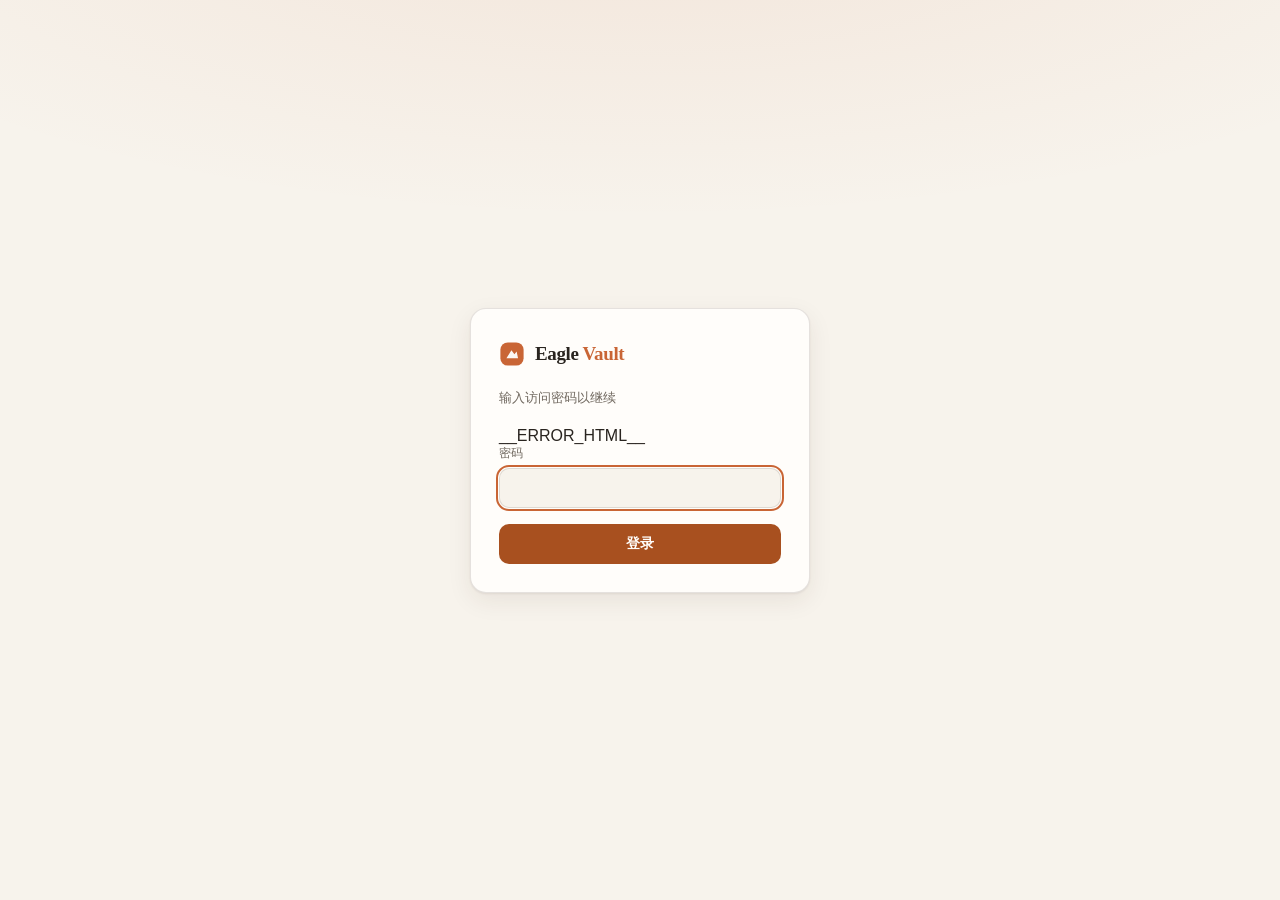
<file: app/web/login.html>
<!DOCTYPE html>
<html lang="zh-CN">
<head>
  <meta charset="UTF-8" />
  <meta name="viewport" content="width=device-width, initial-scale=1" />
  <title>登录 - Eagle Vault Viewer</title>
  <style>
    :root {
      --bg:#f7f3ec;
      --bg2:#fffdfa;
      --border:rgba(53,43,32,.13);
      --text:#29241f;
      --text-muted:#70685f;
      --accent:#c96535;
      --accent-solid:#a8501f;
      --accent-solid-fg:#fffdfa;
      --error:#b3402e;
      --font-ui:"Avenir Next","SF Pro Text","PingFang SC","Microsoft YaHei",sans-serif;
      --font-display:"Iowan Old Style","Songti SC","Noto Serif SC",Georgia,serif;
      color-scheme:light;
    }
    @media (prefers-color-scheme: dark) {
      :root {
        --bg:#1a1816;
        --bg2:#26241f;
        --border:rgba(255,238,220,.1);
        --text:#f1ece5;
        --text-muted:#9a928a;
        --accent:#5a7aff;
        --accent-solid:#3f5bd9;
        --accent-solid-fg:#fff;
        --error:#f3a49a;
        color-scheme:dark;
      }
    }
    * { box-sizing:border-box; }
    body {
      margin:0;
      min-height:100vh;
      display:flex;
      align-items:center;
      justify-content:center;
      padding:24px;
      font-family:var(--font-ui);
      background:
        radial-gradient(110% 55% at 50% -12%, color-mix(in srgb, var(--accent) 10%, transparent), transparent 66%),
        var(--bg);
      color:var(--text);
      -webkit-font-smoothing:antialiased;
    }
    .box {
      width:100%;
      max-width:340px;
      padding:32px 28px 28px;
      border:1px solid var(--border);
      border-radius:16px;
      background:var(--bg2);
      box-shadow:0 1px 2px rgba(58,42,25,.08), 0 8px 24px rgba(58,42,25,.08);
    }
    .brand {
      display:flex;
      align-items:center;
      gap:10px;
      margin-bottom:22px;
    }
    .brand svg { display:block; }
    .brand .tile { fill:var(--accent); }
    .brand h1 {
      margin:0;
      font-family:var(--font-display);
      font-size:19px;
      font-weight:700;
      letter-spacing:-.02em;
    }
    .brand h1 b { color:var(--accent); font-weight:700; }
    .sub {
      margin:0 0 20px;
      font-size:13px;
      color:var(--text-muted);
    }
    .error {
      margin:0 0 12px;
      font-size:12px;
      color:var(--error);
    }
    label {
      display:block;
      margin-bottom:6px;
      font-size:12px;
      color:var(--text-muted);
    }
    input[type="password"] {
      width:100%;
      height:40px;
      padding:0 12px;
      border:1px solid var(--border);
      border-radius:10px;
      background:var(--bg);
      color:var(--text);
      font:inherit;
      font-size:14px;
      margin-bottom:16px;
    }
    input[type="password"]:focus {
      outline:2px solid var(--accent);
      outline-offset:1px;
    }
    button {
      width:100%;
      height:40px;
      border:none;
      border-radius:10px;
      background:var(--accent-solid);
      color:var(--accent-solid-fg);
      font:inherit;
      font-size:14px;
      font-weight:600;
      cursor:pointer;
    }
    button:hover { opacity:.92; }
    button:focus-visible {
      outline:2px solid var(--accent);
      outline-offset:2px;
    }
  </style>
</head>
<body>
  <div class="box">
    <div class="brand">
      <svg viewBox="0 0 28 28" width="26" height="26" aria-hidden="true">
        <rect class="tile" x="1.5" y="1.5" width="25" height="25" rx="8"/>
        <path d="M8 18.6 13.4 10 16.6 14.4 19 11.4 20.5 18.6Z" fill="#fff" fill-opacity="0.95"/>
      </svg>
      <h1>Eagle <b>Vault</b></h1>
    </div>
    <p class="sub">输入访问密码以继续</p>
    __ERROR_HTML__
    <form method="post" action="/login">
      <label for="password">密码</label>
      <input type="password" id="password" name="password" autocomplete="current-password" autofocus required />
      <button type="submit">登录</button>
    </form>
  </div>
</body>
</html>
</file>
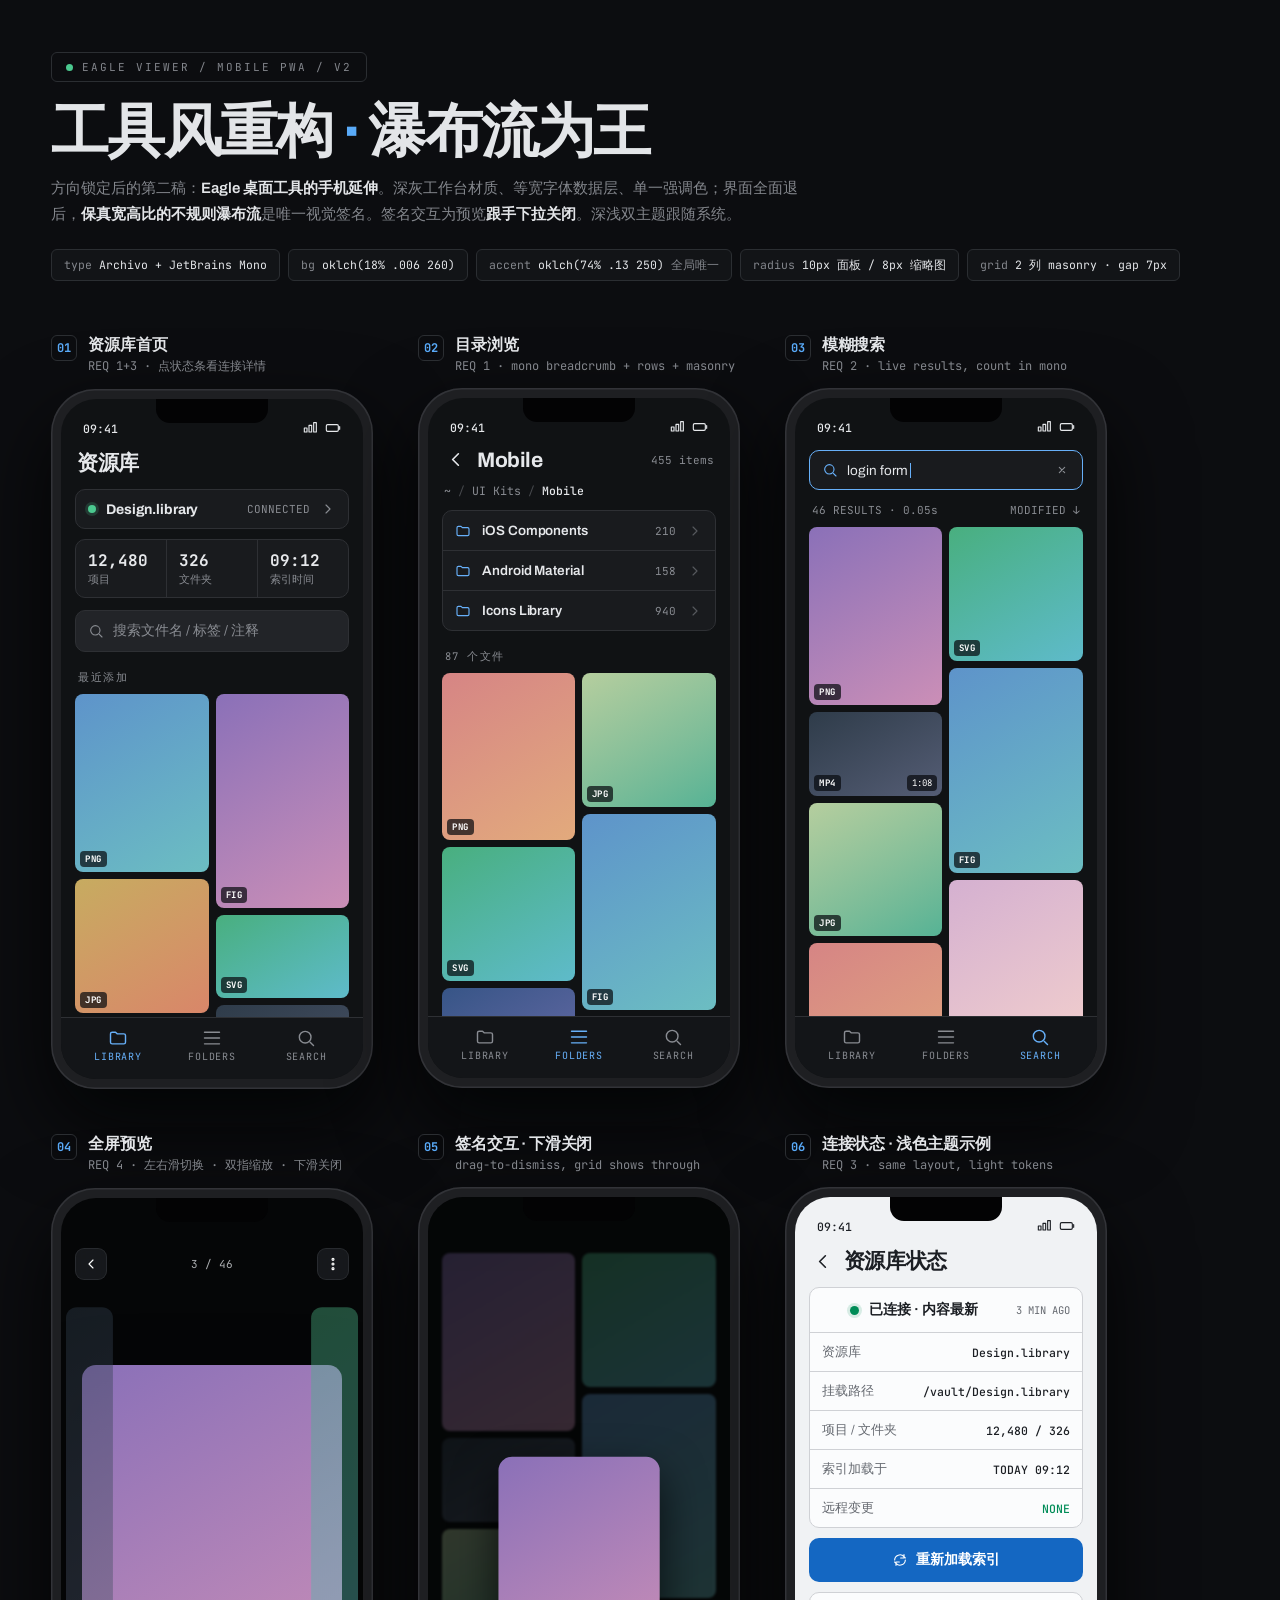
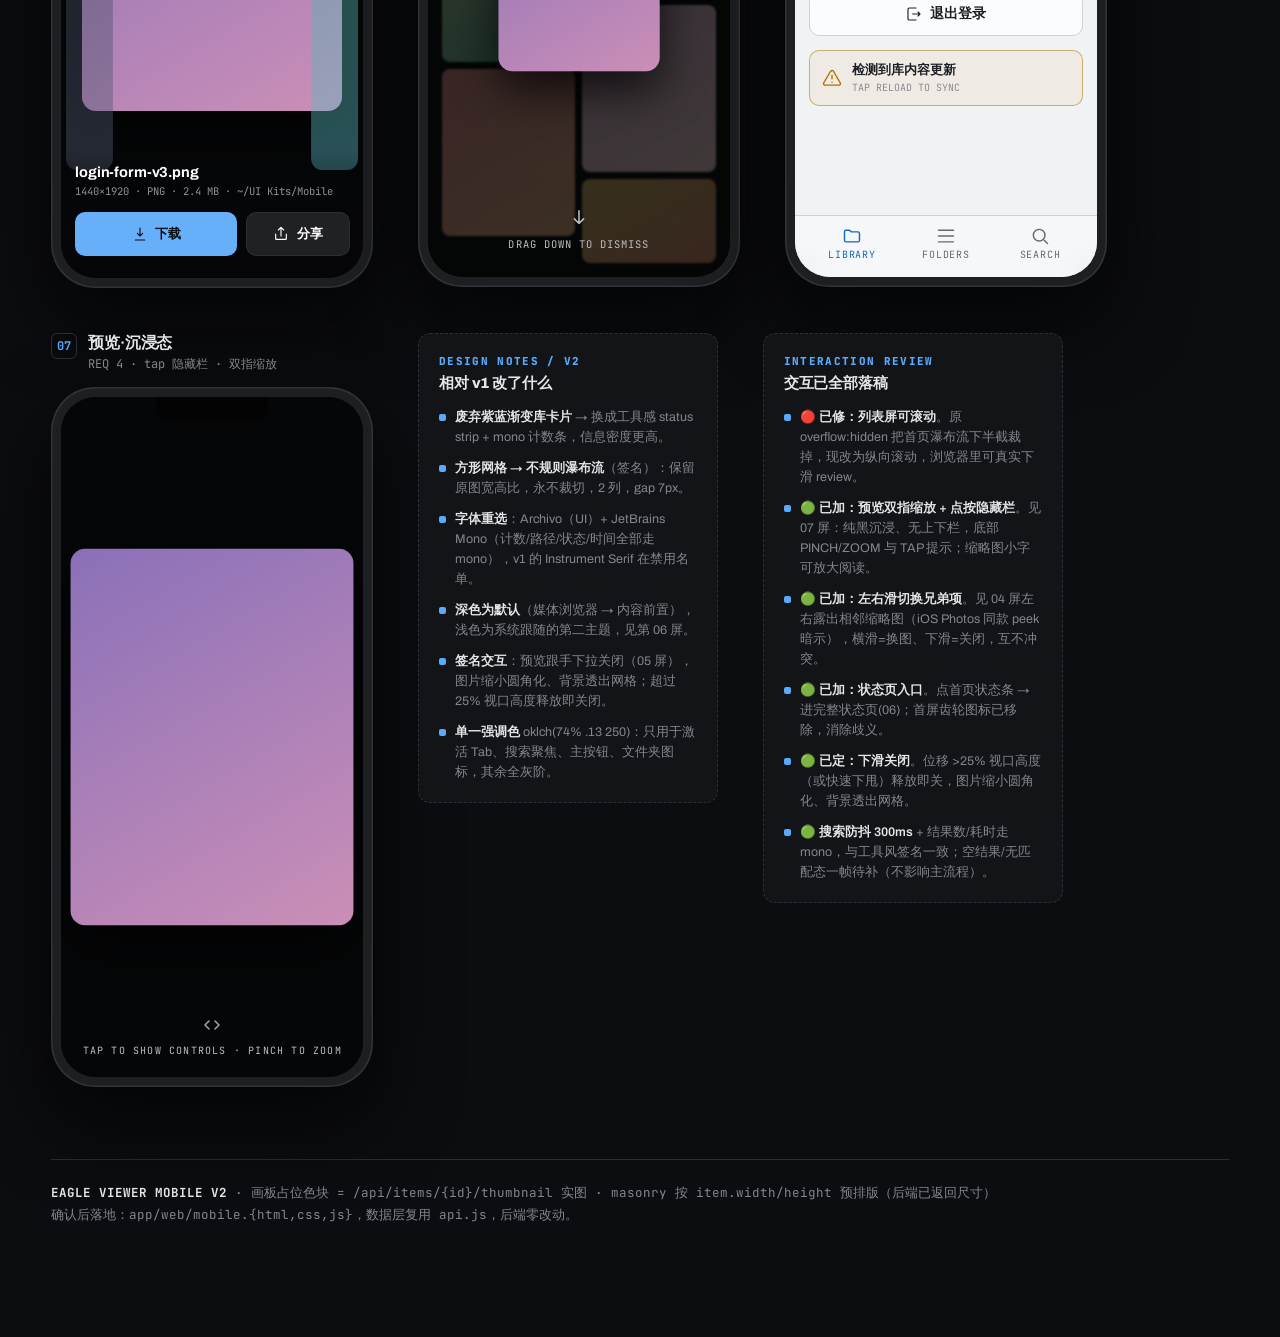
<file: docs/mockups/mobile-pwa-design.html>
<!doctype html>
<html lang="zh-CN">
<head>
<meta charset="utf-8" />
<meta name="viewport" content="width=device-width, initial-scale=1" />
<title>Eagle Viewer · Mobile PWA v2 — 工具风画板</title>
<link rel="preconnect" href="https://fonts.googleapis.com" />
<link rel="preconnect" href="https://fonts.gstatic.com" crossorigin />
<link href="https://fonts.googleapis.com/css2?family=Archivo:wght@400;500;600;700;800&family=JetBrains+Mono:wght@400;500;700&display=swap" rel="stylesheet" />
<style>
  /* ============ artboard (dark workbench, matches subject) ============ */
  :root{
    --board:oklch(16% .006 260);
    --board2:oklch(19% .006 260);
    --b-ink:oklch(92% .005 260);
    --b-mut:oklch(62% .01 260);
    --b-line:oklch(30% .008 260);
    --acc:oklch(72% .14 250);

    /* ---- phone: DARK theme tokens ---- */
    --d-bg:oklch(18% .006 260);        /* canvas */
    --d-bg2:oklch(22% .007 260);       /* raised */
    --d-bg3:oklch(26% .008 260);       /* raised-2 / inputs */
    --d-ink:oklch(93% .004 260);
    --d-mut:oklch(64% .01 260);
    --d-line:oklch(31% .008 260);
    --d-acc:oklch(74% .13 250);        /* single accent: eagle blue */
    --d-good:oklch(75% .14 160);
    --d-warn:oklch(78% .13 75);

    /* ---- phone: LIGHT theme tokens ---- */
    --l-bg:oklch(96% .004 260);
    --l-bg2:oklch(99% .002 260);
    --l-bg3:oklch(92% .006 260);
    --l-ink:oklch(24% .01 260);
    --l-mut:oklch(52% .012 260);
    --l-line:oklch(86% .006 260);
    --l-acc:oklch(52% .16 255);
    --l-good:oklch(56% .14 160);

    --sans:"Archivo",-apple-system,sans-serif;
    --mono:"JetBrains Mono",ui-monospace,monospace;
  }
  *{box-sizing:border-box;margin:0;padding:0;-webkit-font-smoothing:antialiased;}
  body{background:var(--board);color:var(--b-ink);font-family:var(--sans);padding:52px clamp(20px,4vw,72px) 110px;}
  .wrap{max-width:1640px;margin:0 auto;}

  /* header */
  .kick{display:inline-flex;align-items:center;gap:9px;font-family:var(--mono);font-size:11px;letter-spacing:.18em;text-transform:uppercase;color:var(--b-mut);border:1px solid var(--b-line);padding:7px 14px;border-radius:6px;}
  .kick b{width:7px;height:7px;border-radius:50%;background:var(--d-good);}
  h1{font-size:clamp(34px,4.6vw,58px);font-weight:800;letter-spacing:-.03em;line-height:1.05;margin:20px 0 12px;}
  h1 span{color:var(--acc);}
  .sub{max-width:760px;color:var(--b-mut);font-size:15px;line-height:1.75;}
  .sub b{color:var(--b-ink);font-weight:600;}
  .toks{display:flex;flex-wrap:wrap;gap:8px;margin-top:22px;}
  .tok{font-family:var(--mono);font-size:11.5px;color:var(--b-mut);border:1px solid var(--b-line);background:var(--board2);padding:7px 12px;border-radius:6px;}
  .tok em{font-style:normal;color:var(--b-ink);}

  /* board */
  .board{display:flex;flex-wrap:wrap;gap:clamp(28px,3.5vw,56px);align-items:flex-start;margin-top:54px;}
  .frame{width:322px;flex:0 0 auto;}
  .cap{display:flex;gap:11px;margin-bottom:14px;align-items:flex-start;}
  .cap .n{font-family:var(--mono);font-size:12px;font-weight:700;color:var(--acc);border:1px solid var(--b-line);border-radius:6px;width:26px;height:26px;display:grid;place-items:center;flex:0 0 auto;}
  .cap h3{font-size:15.5px;font-weight:700;letter-spacing:-.01em;}
  .cap p{font-size:12px;color:var(--b-mut);margin-top:2px;font-family:var(--mono);}

  /* phone shell */
  .phone{width:322px;height:700px;border-radius:44px;padding:10px;background:oklch(24% .006 260);
    box-shadow:0 34px 80px oklch(8% .01 260 / .8),inset 0 0 0 1.5px oklch(38% .008 260 / .6);}
  .scr{position:relative;width:100%;height:100%;border-radius:35px;overflow:hidden;display:flex;flex-direction:column;
    background:var(--d-bg);color:var(--d-ink);font-size:14px;}
  .scr.light{background:var(--l-bg);color:var(--l-ink);}
  .notch{position:absolute;top:0;left:50%;transform:translateX(-50%);width:112px;height:24px;background:oklch(10% .005 260);border-radius:0 0 14px 14px;z-index:50;}

  .sbar{height:42px;flex:0 0 42px;display:flex;align-items:flex-end;justify-content:space-between;padding:0 22px 5px;font-family:var(--mono);font-size:11.5px;font-weight:500;}
  .sbar .r{display:flex;gap:6px;}
  .ic{width:20px;height:20px;stroke:currentColor;fill:none;stroke-width:1.7;stroke-linecap:round;stroke-linejoin:round;}
  .ic.s{width:16px;height:16px;}
  .ic.l{width:23px;height:23px;}

  .bd{flex:1;overflow-y:auto;overflow-x:hidden;position:relative;-webkit-overflow-scrolling:touch;scrollbar-width:none;}
  .bd::-webkit-scrollbar{width:0;height:0;}
  .pad{position:relative;min-height:100%;padding:2px 14px 14px;overflow:visible;}

  /* ===== dark theme components ===== */
  .top{display:flex;align-items:center;justify-content:space-between;margin:6px 2px 12px;}
  .top h2{font-size:21px;font-weight:700;letter-spacing:-.02em;}
  .lbl{font-family:var(--mono);font-size:10.5px;letter-spacing:.14em;text-transform:uppercase;color:var(--d-mut);margin:18px 3px 9px;}
  .scr.light .lbl{color:var(--l-mut);}

  /* status strip — the "library card" replacement: a tool bar, not a marketing card */
  .strip{display:flex;align-items:center;gap:10px;background:var(--d-bg2);border:1px solid var(--d-line);border-radius:10px;padding:11px 12px;}
  .strip .dot{width:8px;height:8px;border-radius:50%;background:var(--d-good);box-shadow:0 0 0 3px oklch(75% .14 160 / .18);flex:0 0 auto;}
  .strip .nm{font-weight:700;font-size:14px;letter-spacing:-.01em;flex:1;min-width:0;white-space:nowrap;overflow:hidden;text-overflow:ellipsis;}
  .strip .mono{font-family:var(--mono);font-size:11px;color:var(--d-mut);}
  .counts{display:flex;gap:0;margin-top:10px;border:1px solid var(--d-line);border-radius:10px;overflow:hidden;background:var(--d-bg2);}
  .counts div{flex:1;padding:10px 12px;border-right:1px solid var(--d-line);}
  .counts div:last-child{border-right:0;}
  .counts b{font-family:var(--mono);font-size:16px;font-weight:700;display:block;}
  .counts span{font-size:11px;color:var(--d-mut);}

  .srch{display:flex;align-items:center;gap:9px;background:var(--d-bg3);border:1px solid var(--d-line);border-radius:10px;padding:11px 12px;color:var(--d-mut);font-size:13.5px;margin-top:12px;}
  .scr.light .srch{background:var(--l-bg2);border-color:var(--l-line);color:var(--l-mut);}

  /* folder rows */
  .rows{border:1px solid var(--d-line);border-radius:10px;overflow:hidden;background:var(--d-bg2);}
  .fr{display:flex;align-items:center;gap:11px;padding:11.5px 12px;border-bottom:1px solid var(--d-line);}
  .fr:last-child{border-bottom:0;}
  .fr .fi{color:var(--d-acc);flex:0 0 auto;display:grid;place-items:center;}
  .fr b{font-size:13.5px;font-weight:600;flex:1;min-width:0;white-space:nowrap;overflow:hidden;text-overflow:ellipsis;letter-spacing:-.005em;}
  .fr .ct{font-family:var(--mono);font-size:11px;color:var(--d-mut);}
  .fr .ch{color:var(--d-mut);opacity:.55;}

  .crumb{display:flex;align-items:center;gap:7px;font-family:var(--mono);font-size:11.5px;color:var(--d-mut);margin:0 2px 12px;white-space:nowrap;overflow:hidden;}
  .crumb b{color:var(--d-ink);font-weight:500;}
  .crumb i{font-style:normal;opacity:.45;}

  /* ===== SIGNATURE: irregular masonry ===== */
  .mas{display:flex;gap:7px;}
  .mas .col{flex:1;display:flex;flex-direction:column;gap:7px;min-width:0;}
  .th{position:relative;border-radius:8px;overflow:hidden;width:100%;}
  .th .ext{position:absolute;left:5px;bottom:5px;font-family:var(--mono);font-size:9px;font-weight:700;letter-spacing:.06em;color:#fff;background:oklch(15% .01 260/.72);padding:2px 5px;border-radius:4px;backdrop-filter:blur(3px);}
  .th .dur{position:absolute;right:5px;bottom:5px;font-family:var(--mono);font-size:9px;color:#fff;background:oklch(15% .01 260/.72);padding:2px 5px;border-radius:4px;}
  /* placeholder art */
  .a1{background:linear-gradient(150deg,oklch(70% .1 20),oklch(78% .09 60));}
  .a2{background:linear-gradient(150deg,oklch(65% .1 250),oklch(75% .08 200));}
  .a3{background:linear-gradient(150deg,oklch(60% .11 300),oklch(72% .09 340));}
  .a4{background:linear-gradient(150deg,oklch(35% .03 250),oklch(48% .04 270));}
  .a5{background:linear-gradient(150deg,oklch(75% .1 90),oklch(70% .11 40));}
  .a6{background:linear-gradient(150deg,oklch(68% .12 160),oklch(74% .09 210));}
  .a7{background:linear-gradient(150deg,oklch(80% .06 330),oklch(88% .04 20));}
  .a8{background:linear-gradient(150deg,oklch(45% .09 260),oklch(60% .1 290));}
  .a9{background:linear-gradient(150deg,oklch(82% .07 130),oklch(70% .1 170));}

  /* tab bar */
  .tabs{flex:0 0 62px;display:flex;align-items:stretch;justify-content:space-around;padding:6px 10px 12px;border-top:1px solid var(--d-line);background:oklch(20% .006 260/.92);backdrop-filter:blur(14px);}
  .scr.light .tabs{border-top-color:var(--l-line);background:oklch(98% .003 260/.9);}
  .tb{display:flex;flex-direction:column;align-items:center;justify-content:center;gap:3px;color:var(--d-mut);font-family:var(--mono);font-size:10px;letter-spacing:.08em;flex:1;border-radius:9px;}
  .tb.on{color:var(--d-acc);}
  .scr.light .tb{color:var(--l-mut);}
  .scr.light .tb.on{color:var(--l-acc);}

  /* preview */
  .scr.pv{background:oklch(12% .005 260);}
  .pvt{position:absolute;top:42px;left:0;right:0;display:flex;justify-content:space-between;align-items:center;padding:8px 14px;z-index:30;color:#fff;}
  .pvt .cb{width:32px;height:32px;border-radius:9px;display:grid;place-items:center;background:oklch(25% .008 260/.7);backdrop-filter:blur(8px);border:1px solid oklch(40% .008 260/.4);}
  .pvt .ix{font-family:var(--mono);font-size:11px;color:oklch(75% .005 260);}
  .pvimg{position:absolute;inset:0;display:grid;place-items:center;}
  .pvimg .im{width:86%;aspect-ratio:3/4;border-radius:14px;box-shadow:0 20px 60px oklch(5% 0 0/.6);}
  .pvb{position:absolute;left:0;right:0;bottom:0;padding:14px 14px 22px;z-index:30;background:linear-gradient(0deg,oklch(12% .005 260/.94),transparent);}
  .pvb h4{font-size:14.5px;font-weight:700;color:#fff;letter-spacing:-.01em;}
  .pvb .meta{font-family:var(--mono);font-size:10.5px;color:oklch(66% .008 260);margin-top:4px;}
  .pvacts{display:flex;gap:8px;margin-top:14px;}
  .pbt{flex:1;height:44px;border-radius:10px;display:flex;align-items:center;justify-content:center;gap:7px;font-size:13px;font-weight:700;background:oklch(28% .008 260/.8);color:#fff;border:1px solid oklch(40% .008 260/.35);backdrop-filter:blur(8px);}
  .pbt.pri{flex:1.6;background:var(--d-acc);color:oklch(16% .02 250);border:0;}
  /* swipe-dismiss frame */
  .ghostgrid{position:absolute;inset:0;padding:56px 14px 0;opacity:.5;filter:blur(1px);}
  .dragcard{position:absolute;left:50%;top:54%;transform:translate(-50%,-50%) scale(.62);width:86%;aspect-ratio:3/4;border-radius:22px;box-shadow:0 30px 70px oklch(5% 0 0/.7);z-index:20;}
  .draghint{position:absolute;bottom:26px;left:0;right:0;display:flex;flex-direction:column;align-items:center;gap:8px;z-index:30;color:oklch(80% .005 260);}
  .draghint .arrow{width:22px;height:22px;}
  .draghint span{font-family:var(--mono);font-size:10.5px;letter-spacing:.1em;}
  .dim{position:absolute;inset:0;background:oklch(12% .005 260/.5);z-index:10;}

  /* immersive preview: peek slivers + pinch/tap hints */
  .peek{position:absolute;top:13%;bottom:13%;width:17%;border-radius:12px;opacity:.42;filter:blur(.6px);z-index:5;}
  .peek.l{left:1.5%;transform:scale(.92);transform-origin:left center;}
  .peek.r{right:1.5%;transform:scale(.92);transform-origin:right center;}
  .pvhint{position:absolute;left:0;right:0;bottom:20px;display:flex;flex-direction:column;align-items:center;gap:7px;z-index:30;color:oklch(80% .005 260);pointer-events:none;}
  .pvhint .pinch{width:24px;height:24px;opacity:.85;stroke:currentColor;fill:none;stroke-width:1.6;stroke-linecap:round;stroke-linejoin:round;}
  .pvhint span{font-family:var(--mono);font-size:10px;letter-spacing:.12em;}

  /* status page */
  .stt{border:1px solid var(--d-line);border-radius:10px;background:var(--d-bg2);overflow:hidden;}
  .stt .hd{display:flex;align-items:center;gap:10px;padding:13px 12px;border-bottom:1px solid var(--d-line);}
  .stt .hd .dot{width:9px;height:9px;border-radius:50%;background:var(--d-good);box-shadow:0 0 0 3px oklch(75% .14 160/.16);}
  .stt .hd b{font-size:14px;font-weight:700;}
  .stt .hd span{font-family:var(--mono);font-size:10.5px;color:var(--d-mut);margin-left:auto;}
  .kv{display:flex;justify-content:space-between;align-items:center;padding:10.5px 12px;border-bottom:1px solid var(--d-line);font-size:12.5px;}
  .kv:last-child{border-bottom:0;}
  .kv span{color:var(--d-mut);}
  .kv b{font-family:var(--mono);font-size:11.5px;font-weight:500;max-width:60%;overflow:hidden;text-overflow:ellipsis;white-space:nowrap;}
  .kv b.g{color:var(--d-good);}
  .actbtn{width:100%;height:44px;border-radius:10px;display:flex;align-items:center;justify-content:center;gap:8px;font-size:13.5px;font-weight:700;margin-top:10px;border:1px solid var(--d-line);background:var(--d-bg2);color:var(--d-ink);}
  .actbtn.pri{background:var(--d-acc);color:oklch(16% .02 250);border:0;}
  .warnrow{display:flex;gap:10px;align-items:center;border:1px solid oklch(78% .13 75/.4);background:oklch(78% .13 75/.08);border-radius:10px;padding:11px 12px;margin-top:14px;}
  .warnrow b{font-size:12.5px;font-weight:700;}
  .warnrow span{display:block;font-family:var(--mono);font-size:10px;color:var(--d-mut);margin-top:2px;}

  /* light-theme overrides used in frame 6 */
  .scr.light .strip,.scr.light .counts,.scr.light .rows{background:var(--l-bg2);border-color:var(--l-line);}
  .scr.light .counts div{border-color:var(--l-line);}
  .scr.light .counts span,.scr.light .strip .mono,.scr.light .fr .ct{color:var(--l-mut);}
  .scr.light .fr{border-color:var(--l-line);}
  .scr.light .fr .fi{color:var(--l-acc);}
  .scr.light .strip .dot{background:var(--l-good);box-shadow:0 0 0 3px oklch(56% .14 160/.15);}
  .scr.light .lblv{color:var(--l-mut);}

  /* note */
  .note{width:300px;flex:0 0 auto;}
  .note .bx{border:1px dashed var(--b-line);border-radius:12px;padding:20px;background:var(--board2);}
  .note h4{font-size:15px;font-weight:800;letter-spacing:-.01em;margin-bottom:14px;}
  .note h4 i{font-style:normal;color:var(--acc);font-family:var(--mono);font-size:11px;letter-spacing:.12em;display:block;margin-bottom:6px;}
  .note ul{list-style:none;display:flex;flex-direction:column;gap:11px;}
  .note li{font-size:12.5px;color:var(--b-mut);line-height:1.6;padding-left:16px;position:relative;}
  .note li::before{content:"";position:absolute;left:0;top:7px;width:7px;height:7px;border-radius:2px;background:var(--acc);}
  .note li b{color:var(--b-ink);font-weight:600;}

  footer{margin-top:72px;padding-top:22px;border-top:1px solid var(--b-line);color:var(--b-mut);font-size:12.5px;font-family:var(--mono);line-height:1.8;}
  footer b{color:var(--b-ink);}
</style>
</head>
<body>
<div class="wrap">

  <header>
    <span class="kick"><b></b>EAGLE VIEWER / MOBILE PWA / V2</span>
    <h1>工具风重构 <span>·</span> 瀑布流为王</h1>
    <p class="sub">方向锁定后的第二稿：<b>Eagle 桌面工具的手机延伸</b>。深灰工作台材质、等宽字体数据层、单一强调色；界面全面退后，<b>保真宽高比的不规则瀑布流</b>是唯一视觉签名。签名交互为预览<b>跟手下拉关闭</b>。深浅双主题跟随系统。</p>
    <div class="toks">
      <div class="tok">type <em>Archivo + JetBrains Mono</em></div>
      <div class="tok">bg <em>oklch(18% .006 260)</em></div>
      <div class="tok">accent <em>oklch(74% .13 250)</em> 全局唯一</div>
      <div class="tok">radius <em>10px 面板 / 8px 缩略图</em></div>
      <div class="tok">grid <em>2 列 masonry · gap 7px</em></div>
    </div>
  </header>

  <div class="board">

    <!-- 1 HOME dark -->
    <div class="frame">
      <div class="cap"><span class="n">01</span><div><h3>资源库首页</h3><p>REQ 1+3 · 点状态条看连接详情</p></div></div>
      <div class="phone"><div class="scr"><div class="notch"></div>
        <div class="sbar"><span>09:41</span><div class="r"><svg class="ic s" viewBox="0 0 24 24"><path d="M2 12h4v6H2zM9 8h4v10H9zM16 4h4v14h-4z"/></svg><svg class="ic s" viewBox="0 0 24 24"><rect x="2" y="7" width="18" height="10" rx="2"/><path d="M22 10v4"/></svg></div></div>
        <div class="bd"><div class="pad">
          <div class="top"><h2>资源库</h2></div>

          <div class="strip">
            <span class="dot"></span>
            <span class="nm">Design.library</span>
            <span class="mono">CONNECTED</span>
            <svg class="ic s" style="color:var(--d-mut)" viewBox="0 0 24 24"><path d="m9 6 6 6-6 6"/></svg>
          </div>
          <div class="counts">
            <div><b>12,480</b><span>项目</span></div>
            <div><b>326</b><span>文件夹</span></div>
            <div><b>09:12</b><span>索引时间</span></div>
          </div>

          <div class="srch"><svg class="ic s" viewBox="0 0 24 24"><circle cx="11" cy="11" r="7"/><path d="m21 21-4-4"/></svg>搜索文件名 / 标签 / 注释</div>

          <div class="lbl">最近添加</div>
          <div class="mas">
            <div class="col">
              <div class="th a2" style="aspect-ratio:3/4"><span class="ext">PNG</span></div>
              <div class="th a5" style="aspect-ratio:1/1"><span class="ext">JPG</span></div>
              <div class="th a7" style="aspect-ratio:4/5"><span class="ext">GIF</span></div>
            </div>
            <div class="col">
              <div class="th a3" style="aspect-ratio:1/1.6"><span class="ext">FIG</span></div>
              <div class="th a6" style="aspect-ratio:16/10"><span class="ext">SVG</span></div>
              <div class="th a4" style="aspect-ratio:3/4"><span class="ext">MP4</span><span class="dur">0:24</span></div>
            </div>
          </div>
        </div></div>
        <div class="tabs">
          <div class="tb on"><svg class="ic" viewBox="0 0 24 24"><path d="M3 7a2 2 0 0 1 2-2h4l2 2h8a2 2 0 0 1 2 2v8a2 2 0 0 1-2 2H5a2 2 0 0 1-2-2z"/></svg>LIBRARY</div>
          <div class="tb"><svg class="ic" viewBox="0 0 24 24"><path d="M3 5h18M3 12h18M3 19h18"/></svg>FOLDERS</div>
          <div class="tb"><svg class="ic" viewBox="0 0 24 24"><circle cx="11" cy="11" r="7"/><path d="m21 21-4-4"/></svg>SEARCH</div>
        </div>
      </div></div>
    </div>

    <!-- 2 FOLDERS -->
    <div class="frame">
      <div class="cap"><span class="n">02</span><div><h3>目录浏览</h3><p>REQ 1 · mono breadcrumb + rows + masonry</p></div></div>
      <div class="phone"><div class="scr"><div class="notch"></div>
        <div class="sbar"><span>09:41</span><div class="r"><svg class="ic s" viewBox="0 0 24 24"><path d="M2 12h4v6H2zM9 8h4v10H9zM16 4h4v14h-4z"/></svg><svg class="ic s" viewBox="0 0 24 24"><rect x="2" y="7" width="18" height="10" rx="2"/><path d="M22 10v4"/></svg></div></div>
        <div class="bd"><div class="pad">
          <div class="top" style="gap:10px;justify-content:flex-start;">
            <svg class="ic l" viewBox="0 0 24 24"><path d="m15 18-6-6 6-6"/></svg>
            <h2>Mobile</h2>
            <span style="margin-left:auto;font-family:var(--mono);font-size:11px;color:var(--d-mut)">455 items</span>
          </div>
          <div class="crumb"><span>~</span><i>/</i><span>UI Kits</span><i>/</i><b>Mobile</b></div>

          <div class="rows">
            <div class="fr"><span class="fi"><svg class="ic s" viewBox="0 0 24 24"><path d="M3 7a2 2 0 0 1 2-2h4l2 2h8a2 2 0 0 1 2 2v8a2 2 0 0 1-2 2H5a2 2 0 0 1-2-2z"/></svg></span><b>iOS Components</b><span class="ct">210</span><svg class="ic s ch" viewBox="0 0 24 24"><path d="m9 6 6 6-6 6"/></svg></div>
            <div class="fr"><span class="fi"><svg class="ic s" viewBox="0 0 24 24"><path d="M3 7a2 2 0 0 1 2-2h4l2 2h8a2 2 0 0 1 2 2v8a2 2 0 0 1-2 2H5a2 2 0 0 1-2-2z"/></svg></span><b>Android Material</b><span class="ct">158</span><svg class="ic s ch" viewBox="0 0 24 24"><path d="m9 6 6 6-6 6"/></svg></div>
            <div class="fr"><span class="fi"><svg class="ic s" viewBox="0 0 24 24"><path d="M3 7a2 2 0 0 1 2-2h4l2 2h8a2 2 0 0 1 2 2v8a2 2 0 0 1-2 2H5a2 2 0 0 1-2-2z"/></svg></span><b>Icons Library</b><span class="ct">940</span><svg class="ic s ch" viewBox="0 0 24 24"><path d="m9 6 6 6-6 6"/></svg></div>
          </div>

          <div class="lbl">87 个文件</div>
          <div class="mas">
            <div class="col">
              <div class="th a1" style="aspect-ratio:4/5"><span class="ext">PNG</span></div>
              <div class="th a6" style="aspect-ratio:1/1"><span class="ext">SVG</span></div>
              <div class="th a8" style="aspect-ratio:3/4"><span class="ext">PNG</span></div>
            </div>
            <div class="col">
              <div class="th a9" style="aspect-ratio:1/1"><span class="ext">JPG</span></div>
              <div class="th a2" style="aspect-ratio:3/4.4"><span class="ext">FIG</span></div>
              <div class="th a5" style="aspect-ratio:16/10"><span class="ext">PNG</span></div>
            </div>
          </div>
        </div></div>
        <div class="tabs">
          <div class="tb"><svg class="ic" viewBox="0 0 24 24"><path d="M3 7a2 2 0 0 1 2-2h4l2 2h8a2 2 0 0 1 2 2v8a2 2 0 0 1-2 2H5a2 2 0 0 1-2-2z"/></svg>LIBRARY</div>
          <div class="tb on"><svg class="ic" viewBox="0 0 24 24"><path d="M3 5h18M3 12h18M3 19h18"/></svg>FOLDERS</div>
          <div class="tb"><svg class="ic" viewBox="0 0 24 24"><circle cx="11" cy="11" r="7"/><path d="m21 21-4-4"/></svg>SEARCH</div>
        </div>
      </div></div>
    </div>

    <!-- 3 SEARCH -->
    <div class="frame">
      <div class="cap"><span class="n">03</span><div><h3>模糊搜索</h3><p>REQ 2 · live results, count in mono</p></div></div>
      <div class="phone"><div class="scr"><div class="notch"></div>
        <div class="sbar"><span>09:41</span><div class="r"><svg class="ic s" viewBox="0 0 24 24"><path d="M2 12h4v6H2zM9 8h4v10H9zM16 4h4v14h-4z"/></svg><svg class="ic s" viewBox="0 0 24 24"><rect x="2" y="7" width="18" height="10" rx="2"/><path d="M22 10v4"/></svg></div></div>
        <div class="bd"><div class="pad">
          <div class="srch" style="margin-top:8px;border-color:var(--d-acc);background:var(--d-bg2);color:var(--d-ink);">
            <svg class="ic s" style="color:var(--d-acc)" viewBox="0 0 24 24"><circle cx="11" cy="11" r="7"/><path d="m21 21-4-4"/></svg>
            <span style="flex:1">login form<span style="display:inline-block;width:1.5px;height:15px;background:var(--d-acc);margin-left:2px;vertical-align:-3px;"></span></span>
            <svg class="ic s" style="color:var(--d-mut)" viewBox="0 0 24 24"><path d="m8 8 8 8M16 8l-8 8"/></svg>
          </div>
          <div style="display:flex;justify-content:space-between;align-items:center;margin:13px 3px 10px;font-family:var(--mono);font-size:11px;color:var(--d-mut);">
            <span>46 RESULTS · 0.05s</span>
            <span style="display:flex;align-items:center;gap:4px;">MODIFIED ↓</span>
          </div>
          <div class="mas">
            <div class="col">
              <div class="th a3" style="aspect-ratio:3/4"><span class="ext">PNG</span></div>
              <div class="th a4" style="aspect-ratio:16/10"><span class="ext">MP4</span><span class="dur">1:08</span></div>
              <div class="th a9" style="aspect-ratio:1/1"><span class="ext">JPG</span></div>
              <div class="th a1" style="aspect-ratio:4/5"><span class="ext">PNG</span></div>
            </div>
            <div class="col">
              <div class="th a6" style="aspect-ratio:1/1"><span class="ext">SVG</span></div>
              <div class="th a2" style="aspect-ratio:3/4.6"><span class="ext">FIG</span></div>
              <div class="th a7" style="aspect-ratio:4/5"><span class="ext">PNG</span></div>
              <div class="th a5" style="aspect-ratio:16/10"><span class="ext">JPG</span></div>
            </div>
          </div>
        </div></div>
        <div class="tabs">
          <div class="tb"><svg class="ic" viewBox="0 0 24 24"><path d="M3 7a2 2 0 0 1 2-2h4l2 2h8a2 2 0 0 1 2 2v8a2 2 0 0 1-2 2H5a2 2 0 0 1-2-2z"/></svg>LIBRARY</div>
          <div class="tb"><svg class="ic" viewBox="0 0 24 24"><path d="M3 5h18M3 12h18M3 19h18"/></svg>FOLDERS</div>
          <div class="tb on"><svg class="ic" viewBox="0 0 24 24"><circle cx="11" cy="11" r="7"/><path d="m21 21-4-4"/></svg>SEARCH</div>
        </div>
      </div></div>
    </div>

    <!-- 4 PREVIEW -->
    <div class="frame">
      <div class="cap"><span class="n">04</span><div><h3>全屏预览</h3><p>REQ 4 · 左右滑切换 · 双指缩放 · 下滑关闭</p></div></div>
      <div class="phone"><div class="scr pv"><div class="notch"></div>
        <div class="pvt">
          <div class="cb"><svg class="ic s" style="color:#fff" viewBox="0 0 24 24"><path d="m15 18-6-6 6-6"/></svg></div>
          <span class="ix">3 / 46</span>
          <div class="cb"><svg class="ic s" style="color:#fff" viewBox="0 0 24 24"><circle cx="12" cy="5" r="1.5"/><circle cx="12" cy="12" r="1.5"/><circle cx="12" cy="19" r="1.5"/></svg></div>
        </div>
        <div class="pvimg"><div class="peek l a4"></div><div class="im a3"></div><div class="peek r a6"></div></div>
        <div class="pvb">
          <h4>login-form-v3.png</h4>
          <div class="meta">1440×1920 · PNG · 2.4 MB · ~/UI Kits/Mobile</div>
          <div class="pvacts">
            <div class="pbt pri"><svg class="ic s" viewBox="0 0 24 24"><path d="M12 3v12m0 0 4-4m-4 4-4-4M5 21h14"/></svg>下载</div>
            <div class="pbt"><svg class="ic s" style="color:#fff" viewBox="0 0 24 24"><path d="M4 12v7a1 1 0 0 0 1 1h14a1 1 0 0 0 1-1v-7M16 6l-4-4-4 4M12 2v13"/></svg>分享</div>
          </div>
        </div>
      </div></div>
    </div>

    <!-- 5 SWIPE DISMISS -->
    <div class="frame">
      <div class="cap"><span class="n">05</span><div><h3>签名交互 · 下滑关闭</h3><p>drag-to-dismiss, grid shows through</p></div></div>
      <div class="phone"><div class="scr pv"><div class="notch"></div>
        <div class="ghostgrid">
          <div class="mas">
            <div class="col">
              <div class="th a3" style="aspect-ratio:3/4"></div>
              <div class="th a4" style="aspect-ratio:16/10"></div>
              <div class="th a9" style="aspect-ratio:1/1"></div>
              <div class="th a1" style="aspect-ratio:4/5"></div>
            </div>
            <div class="col">
              <div class="th a6" style="aspect-ratio:1/1"></div>
              <div class="th a2" style="aspect-ratio:3/4.6"></div>
              <div class="th a7" style="aspect-ratio:4/5"></div>
              <div class="th a5" style="aspect-ratio:16/10"></div>
            </div>
          </div>
        </div>
        <div class="dim"></div>
        <div class="dragcard a3"></div>
        <div class="draghint">
          <svg class="arrow ic" viewBox="0 0 24 24"><path d="M12 4v14m0 0 5-5m-5 5-5-5"/></svg>
          <span>DRAG DOWN TO DISMISS</span>
        </div>
      </div></div>
    </div>

    <!-- 6 STATUS + LIGHT THEME -->
    <div class="frame">
      <div class="cap"><span class="n">06</span><div><h3>连接状态 · 浅色主题示例</h3><p>REQ 3 · same layout, light tokens</p></div></div>
      <div class="phone"><div class="scr light"><div class="notch"></div>
        <div class="sbar"><span>09:41</span><div class="r"><svg class="ic s" viewBox="0 0 24 24"><path d="M2 12h4v6H2zM9 8h4v10H9zM16 4h4v14h-4z"/></svg><svg class="ic s" viewBox="0 0 24 24"><rect x="2" y="7" width="18" height="10" rx="2"/><path d="M22 10v4"/></svg></div></div>
        <div class="bd"><div class="pad">
          <div class="top" style="gap:10px;justify-content:flex-start;">
            <svg class="ic l" viewBox="0 0 24 24"><path d="m15 18-6-6 6-6"/></svg>
            <h2>资源库状态</h2>
          </div>

          <div class="stt" style="background:var(--l-bg2);border-color:var(--l-line);">
            <div class="hd" style="border-color:var(--l-line);"><span class="dot" style="background:var(--l-good);box-shadow:0 0 0 3px oklch(56% .14 160/.14);"></span><b>已连接 · 内容最新</b><span style="color:var(--l-mut)">3 MIN AGO</span></div>
            <div class="kv" style="border-color:var(--l-line);"><span style="color:var(--l-mut)">资源库</span><b>Design.library</b></div>
            <div class="kv" style="border-color:var(--l-line);"><span style="color:var(--l-mut)">挂载路径</span><b>/vault/Design.library</b></div>
            <div class="kv" style="border-color:var(--l-line);"><span style="color:var(--l-mut)">项目 / 文件夹</span><b>12,480 / 326</b></div>
            <div class="kv" style="border-color:var(--l-line);"><span style="color:var(--l-mut)">索引加载于</span><b>TODAY 09:12</b></div>
            <div class="kv"><span style="color:var(--l-mut)">远程变更</span><b style="color:var(--l-good)">NONE</b></div>
          </div>

          <div class="actbtn pri" style="background:var(--l-acc);color:#fff;"><svg class="ic s" viewBox="0 0 24 24"><path d="M4 12a8 8 0 0 1 14-5l2 2M20 12a8 8 0 0 1-14 5l-2-2M18 4v5h-5M6 20v-5h5"/></svg>重新加载索引</div>
          <div class="actbtn" style="background:var(--l-bg2);border-color:var(--l-line);color:var(--l-ink);"><svg class="ic s" viewBox="0 0 24 24"><path d="M15 3H5a2 2 0 0 0-2 2v14a2 2 0 0 0 2 2h10M10 12h11M18 9l3 3-3 3"/></svg>退出登录</div>

          <div class="warnrow" style="border-color:oklch(60% .13 75/.5);background:oklch(78% .13 75/.1);">
            <svg class="ic" style="color:oklch(60% .13 75)" viewBox="0 0 24 24"><path d="M12 9v4m0 4h.01M10.3 3.9 2 18a1.7 1.7 0 0 0 1.5 2.5h17A1.7 1.7 0 0 0 22 18L13.7 3.9a1.7 1.7 0 0 0-3 0z"/></svg>
            <div><b>检测到库内容更新</b><span>TAP RELOAD TO SYNC</span></div>
          </div>
        </div></div>
        <div class="tabs">
          <div class="tb on"><svg class="ic" viewBox="0 0 24 24"><path d="M3 7a2 2 0 0 1 2-2h4l2 2h8a2 2 0 0 1 2 2v8a2 2 0 0 1-2 2H5a2 2 0 0 1-2-2z"/></svg>LIBRARY</div>
          <div class="tb"><svg class="ic" viewBox="0 0 24 24"><path d="M3 5h18M3 12h18M3 19h18"/></svg>FOLDERS</div>
          <div class="tb"><svg class="ic" viewBox="0 0 24 24"><circle cx="11" cy="11" r="7"/><path d="m21 21-4-4"/></svg>SEARCH</div>
        </div>
      </div></div>
    </div>

    <!-- 7 IMMERSIVE PREVIEW -->
    <div class="frame">
      <div class="cap"><span class="n">07</span><div><h3>预览·沉浸态</h3><p>REQ 4 · tap 隐藏栏 · 双指缩放</p></div></div>
      <div class="phone"><div class="scr pv"><div class="notch"></div>
        <div class="pvimg" style="background:oklch(12% .005 260)">
          <div class="im a3" style="width:90%;aspect-ratio:3/4;transform:scale(1.04);"></div>
        </div>
        <div class="pvhint">
          <svg class="pinch" viewBox="0 0 24 24"><path d="M9 8 5 12l4 4M15 8l4 4-4 4"/></svg>
          <span>TAP TO SHOW CONTROLS · PINCH TO ZOOM</span>
        </div>
      </div></div>
    </div>

    <!-- NOTE -->
    <div class="note">
      <div class="bx">
        <h4><i>DESIGN NOTES / V2</i>相对 v1 改了什么</h4>
        <ul>
          <li><b>废弃紫蓝渐变库卡片</b> → 换成工具感 status strip + mono 计数条，信息密度更高。</li>
          <li><b>方形网格 → 不规则瀑布流</b>（签名）：保留原图宽高比，永不裁切，2 列，gap 7px。</li>
          <li><b>字体重选</b>：Archivo（UI）+ JetBrains Mono（计数/路径/状态/时间全部走 mono），v1 的 Instrument Serif 在禁用名单。</li>
          <li><b>深色为默认</b>（媒体浏览器 → 内容前置），浅色为系统跟随的第二主题，见第 06 屏。</li>
          <li><b>签名交互</b>：预览跟手下拉关闭（05 屏），图片缩小圆角化、背景透出网格；超过 25% 视口高度释放即关闭。</li>
          <li><b>单一强调色</b> oklch(74% .13 250)：只用于激活 Tab、搜索聚焦、主按钮、文件夹图标，其余全灰阶。</li>
        </ul>
      </div>
    </div>

    <!-- INTERACTION REVIEW NOTE -->
    <div class="note">
      <div class="bx">
        <h4><i>INTERACTION REVIEW</i>交互已全部落稿</h4>
        <ul>
          <li><b>🔴 已修：列表屏可滚动</b>。原 overflow:hidden 把首页瀑布流下半截裁掉，现改为纵向滚动，浏览器里可真实下滑 review。</li>
          <li><b>🟢 已加：预览双指缩放 + 点按隐藏栏</b>。见 07 屏：纯黑沉浸、无上下栏，底部 PINCH/ZOOM 与 TAP 提示；缩略图小字可放大阅读。</li>
          <li><b>🟢 已加：左右滑切换兄弟项</b>。见 04 屏左右露出相邻缩略图（iOS Photos 同款 peek 暗示），横滑=换图、下滑=关闭，互不冲突。</li>
          <li><b>🟢 已加：状态页入口</b>。点首页状态条 → 进完整状态页(06)；首屏齿轮图标已移除，消除歧义。</li>
          <li><b>🟢 已定：下滑关闭</b>。位移 &gt;25% 视口高度（或快速下甩）释放即关，图片缩小圆角化、背景透出网格。</li>
          <li><b>🟢 搜索防抖 300ms</b> + 结果数/耗时走 mono，与工具风签名一致；空结果/无匹配态一帧待补（不影响主流程）。</li>
        </ul>
      </div>
    </div>

  </div>

  <footer>
    <b>EAGLE VIEWER MOBILE V2</b> · 画板占位色块 = /api/items/{id}/thumbnail 实图 · masonry 按 item.width/height 预排版（后端已返回尺寸）<br/>
    确认后落地：app/web/mobile.{html,css,js}，数据层复用 api.js，后端零改动。
  </footer>

</div>
</body>
</html>
</file>
